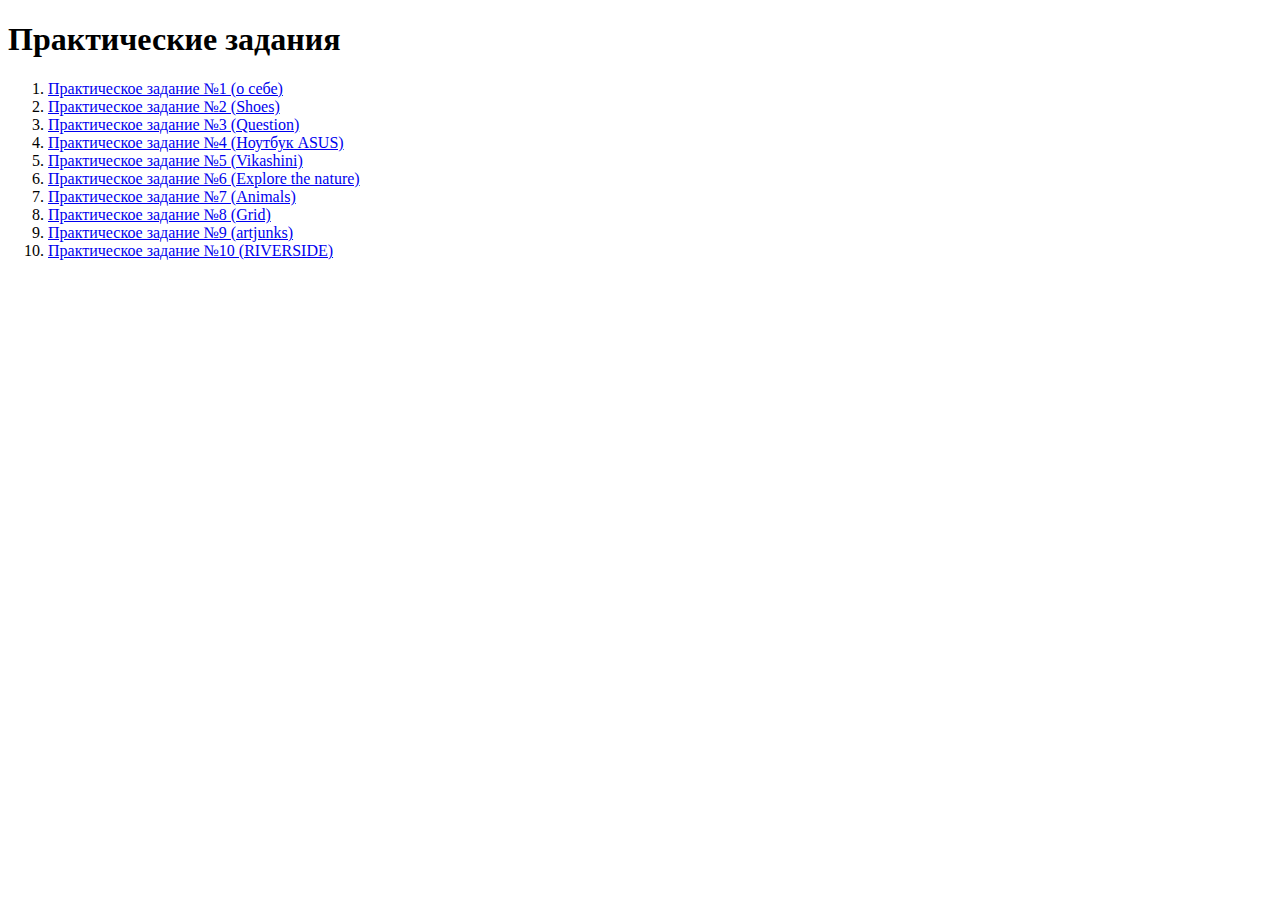
<file: index.html>
<!DOCTYPE html>
<html lang="en">

<head>
    <meta charset="UTF-8">
    <meta name="viewport" content="width=device-width, initial-scale=1.0">
    <title>Document</title>
</head>

<body>
    <!-- 
        h1 - заголовок
        ol - нумерованный список
        li - элемент списка
        a - ссылка
        Ctrl + / - комментарий
    -->
    <h1>Практические задания</h1>
    <ol>
        <li>
            <a href="task1/task1.html">Практическое задание №1 (о себе)</a>
        </li>
        <li>
            <a href="task2/task2.html">Практическое задание №2 (Shoes)</a>
        </li>
        <li>
            <a href="task3/task3.html">Практическое задание №3 (Question)</a>
        </li>
        <li>
            <a href="task4/task4.html">Практическое задание №4 (Ноутбук ASUS)</a>
        </li>
        <li>
            <a href="task5/task5.html">Практическое задание №5 (Vikashini)</a>
        </li>
        <li>
            <a href="task6/task6.html">Практическое задание №6 (Explore the nature)</a>
        </li>
        <li>
            <a href="task7/task7.html">Практическое задание №7 (Animals)</a>
        </li>
        <li>
            <a href="task8/task8.html">Практическое задание №8 (Grid)</a>
        </li>
        <li>
            <a href="task9/task9.html">Практическое задание №9 (artjunks)</a>
        </li>
        <li>
            <a href="task10/task10.html">Практическое задание №10 (RIVERSIDE)</a>
        </li>
    </ol>
</body>

</html>
</file>
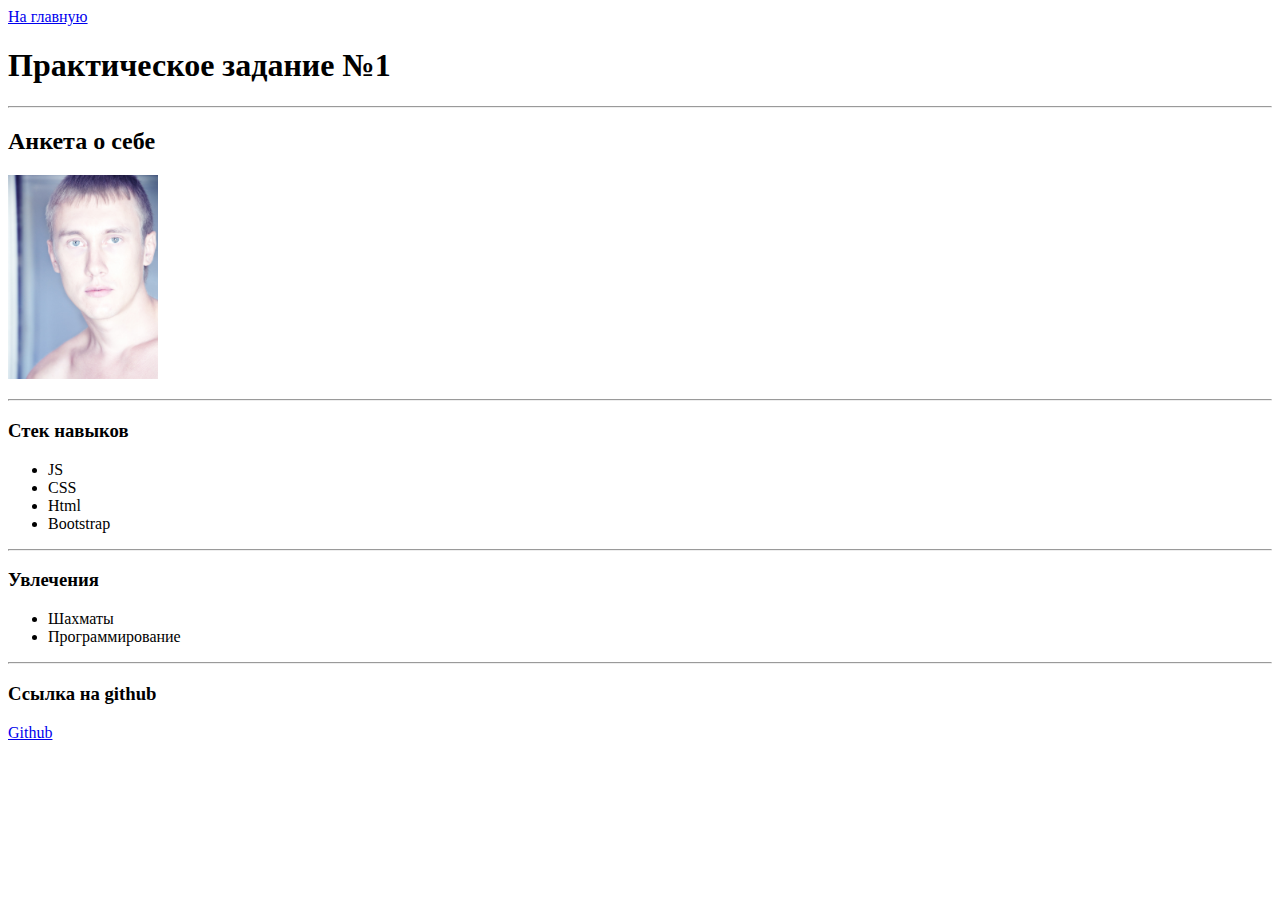
<file: task1/index.html>
<!DOCTYPE html>
<html lang="en">
<head>
    <meta charset="UTF-8">
    <meta name="viewport" content="width=device-width, initial-scale=1.0">
    <title>о себе</title>
    
</head>
<body>
    <a href="../index.html" >На главную</a>
    <h1>Практическое задание №1</h1>
    <hr>
    <h2>Анкета о себе</h2> 
    <img src="img.jpg" alt="img" width="150px">
    <p></p>
    <hr>
    <h3>Стек навыков</h3>
    <ul>
        <li>
            JS
        </li>
        <li>
            CSS
        </li>
        <li>
            Html
        </li>
        <li>
            Bootstrap
        </li>
    </ul>
    <hr>

    <h3>Увлечения</h3>
   <ul>
        <li>
            Шахматы
        </li>
        <li>
            Программирование
        </li>
    </ul>
    <hr>
    <h3>Ссылка на github</h3>
    <a href="https://github.com/kasalava">Github</a>
</body>
</html>
</file>
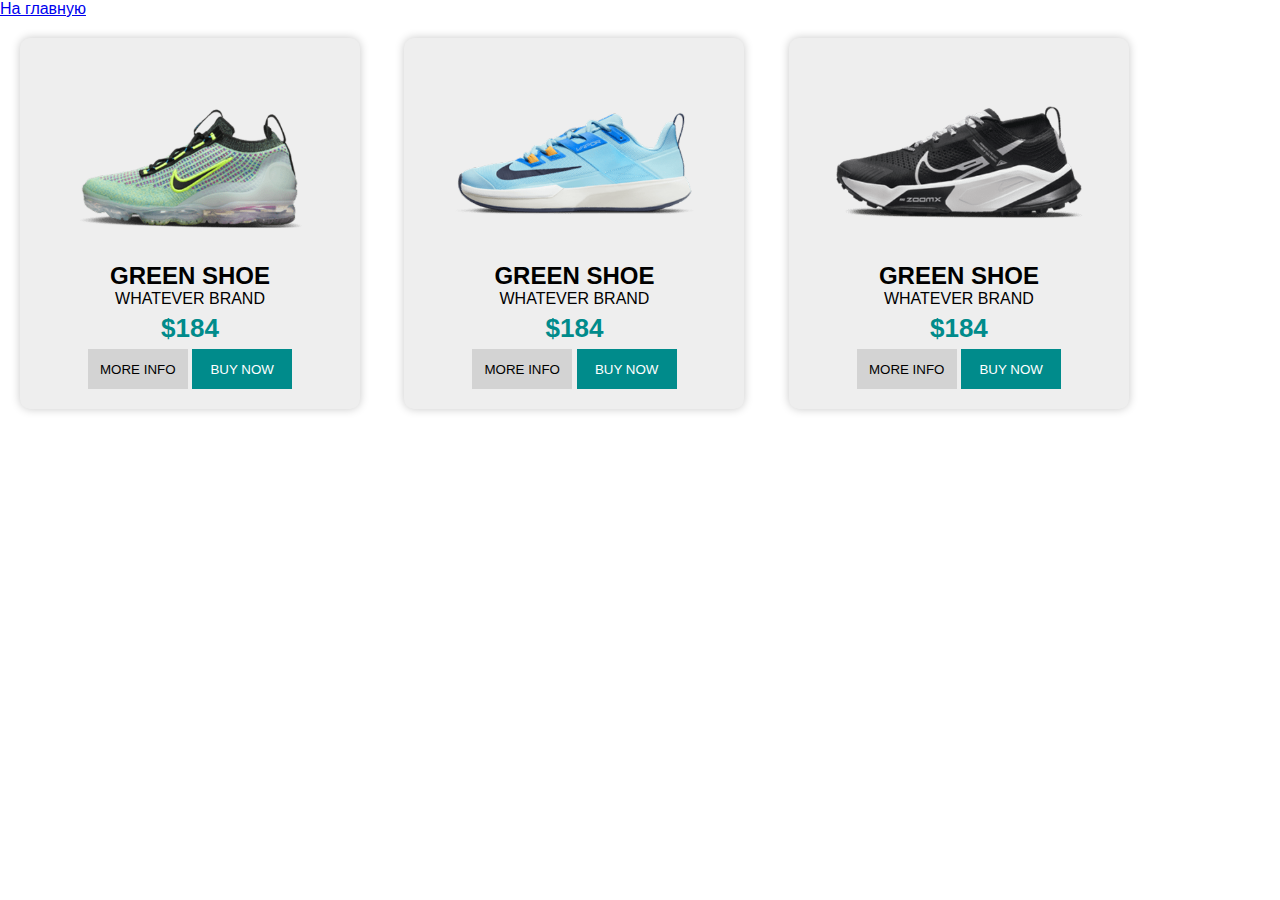
<file: task2/index.html>
<!DOCTYPE html>
<html lang="en">
<head>
    <meta charset="UTF-8">
    <meta name="viewport" content="width=device-width, initial-scale=1.0">
    <title>Document</title>
    <link rel="stylesheet" href="style.css" />
</head>

<body>
    <a href="../index.html" >На главную</a> 
    <div>
        <div class="card">
            <img src="green.png" alt="Зеленые кроссовки">
            <h3>green shoe</h3>
            <p class="brand">whatever brand</p>
            <p class="price">$184</p>
            <button class="button-info">more info</button>
            <button class="button-buy">buy now</button>
        </div>
    
        <div class="card">
            <img src="blue.png" alt="Зеленые кроссовки">
            <h3>green shoe</h3>
            <p class="brand">whatever brand</p>
            <p class="price">$184</p>
            <button class="button-info">more info</button>
            <button class="button-buy">buy now</button>
        </div>
    
        <div class="card">
            <img src="black.png" alt="Зеленые кроссовки">
            <h3>green shoe</h3>
            <p class="brand">whatever brand</p>
            <p class="price">$184</p>
            <button class="button-info">more info</button>
            <button class="button-buy">buy now</button>
        </div>
    </div>
    
</body>
</html>

</body>
</html>
</file>
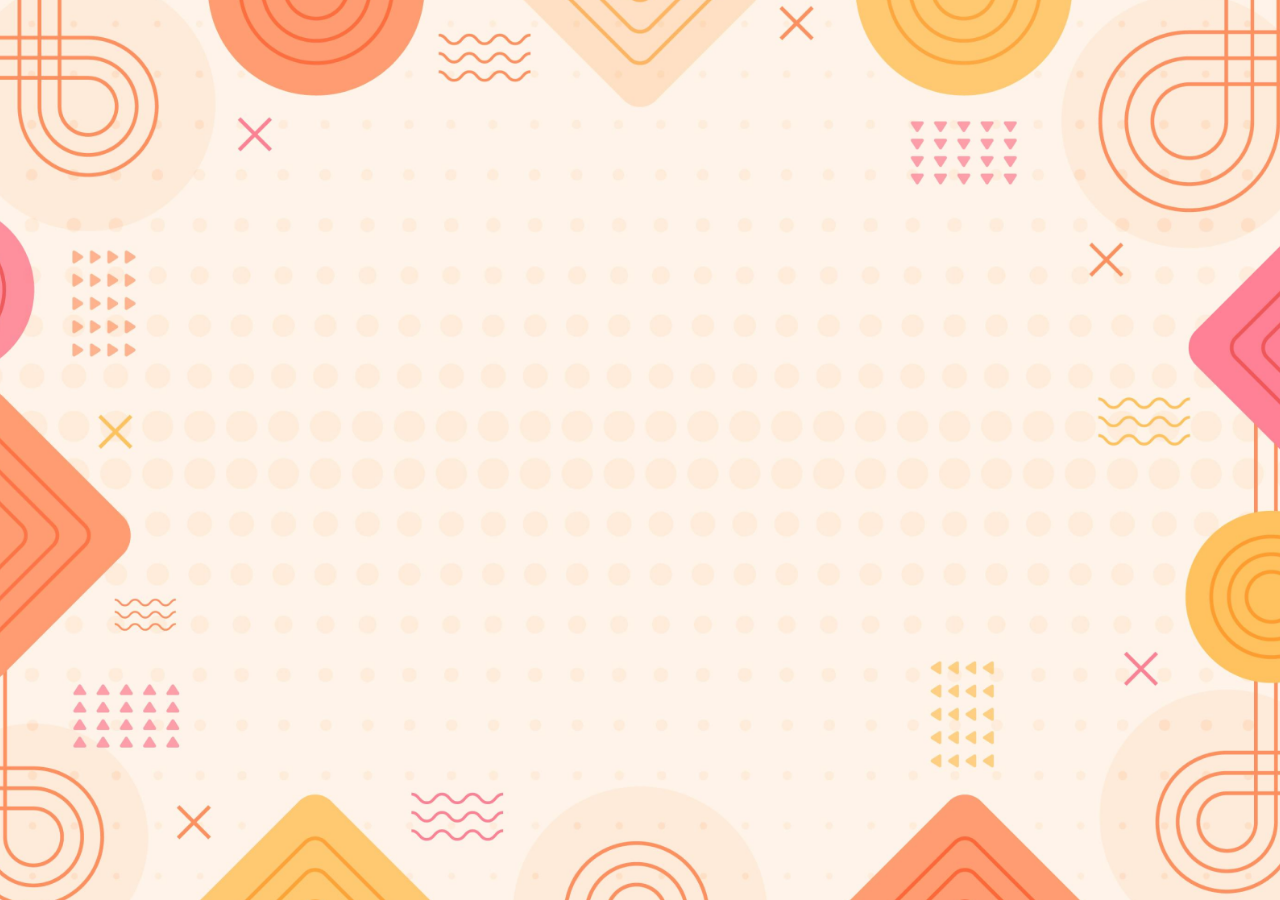
<file: task3/index.html>
<!DOCTYPE html>
<html lang="en">
<head>
    <meta charset="UTF-8">
    <meta name="viewport" content="width=device-width, initial-scale=1.0">
    <title>Document</title>
    <link rel="stylesheet" href="style.css">
</head>
<body>
    
    
</body>
</html>
</file>
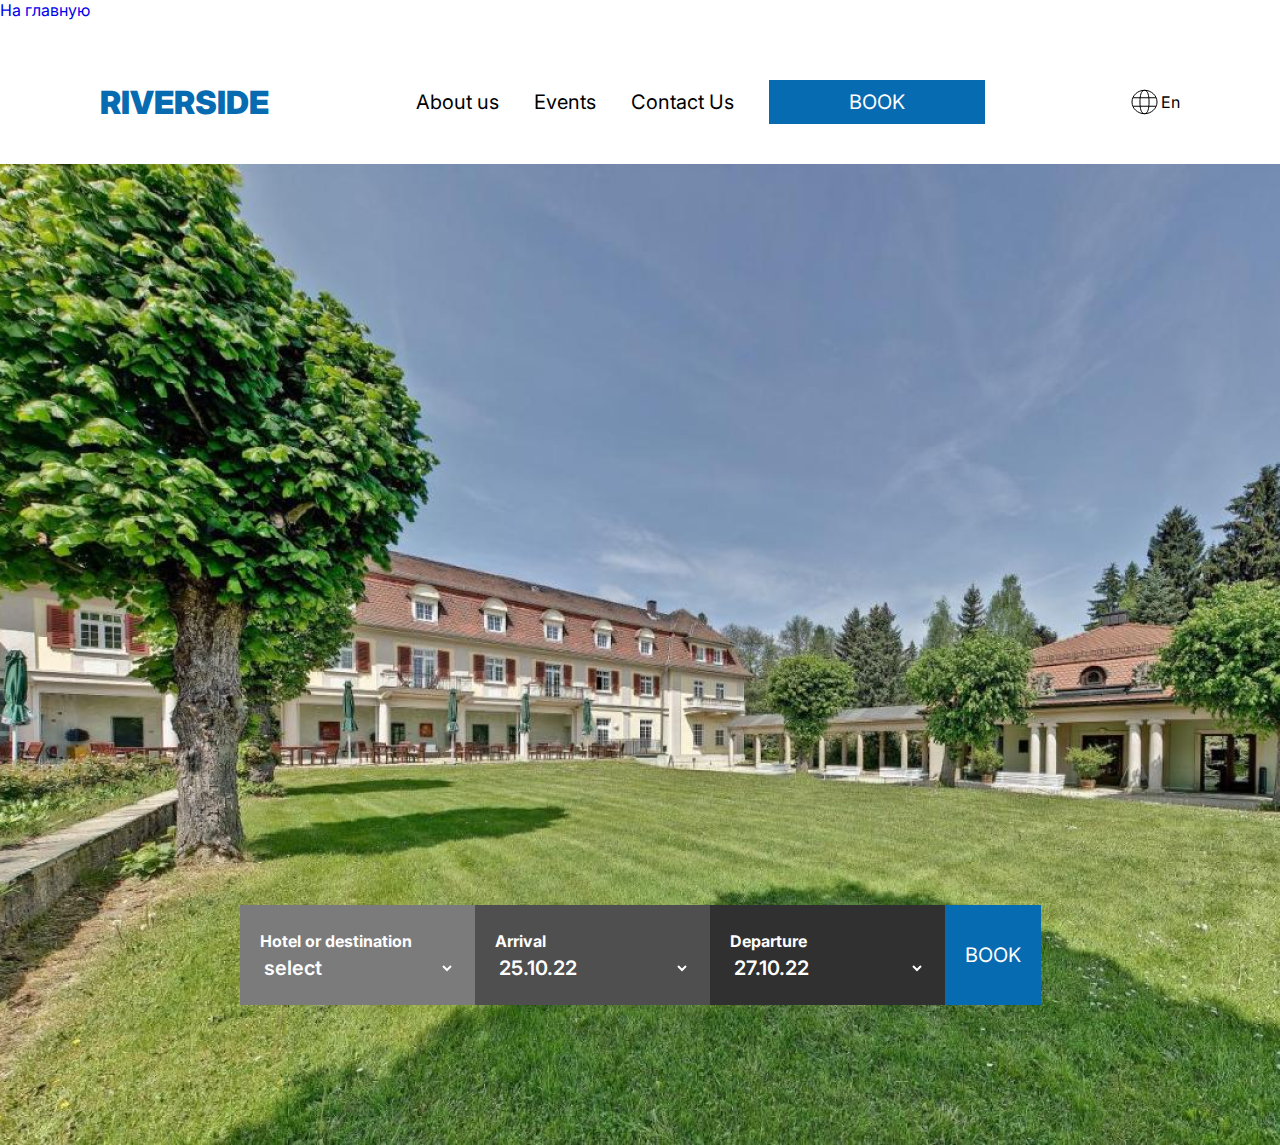
<file: task10/task10.html>
<!DOCTYPE html>
<html lang="en">
  <head>
    <meta charset="UTF-8" />
    <meta name="viewport" content="width=device-width, initial-scale=1.0" />
    <title>RIVERSIDE</title>
    <link rel="stylesheet" href="style.css" />
    <link rel="preconnect" href="https://fonts.googleapis.com">
    <link rel="preconnect" href="https://fonts.googleapis.com">
<link rel="preconnect" href="https://fonts.gstatic.com" crossorigin>
<link href="https://fonts.googleapis.com/css2?family=Inter:ital,opsz,wght@0,14..32,100..900;1,14..32,100..900&family=Lora:ital,wght@0,400..700;1,400..700&display=swap" rel="stylesheet">
    
  
  <body>
      <a class="back-to-main" href="../index.html">На главную</a>
  <header>
        <button class="burger-btn">
          <img src="icons/burger-menu.svg" alt="">
        </button>
    <a href="task10.html" class="logo">RIVERSIDE</a>
    
    <nav>
      <a href="#">About us</a>
      <a href="#">Events</a>
      <a href="#">Contact Us</a>
      <button>book</button>
    </nav>

      <div class="lang">
        <img src="icons/lang.svg" alt="logo">
        <span>En</span>
      </div>
          
  </header>
  <main>
<section class="hero">

  <div class="hero-choose">
    <h4>      Hotel or destination    </h4>
    <select name="" id="">
      <option value="">select</option>
    </select>
  </div>

  <div class="hero-choose">
    <h4>      Arrival    </h4>
    <select name="" id="">
      <option value="">25.10.22</option>
    </select>
  </div>

  <div class="hero-choose">
    <h4>      Departure    </h4>
    <select name="" id="">
      <option value="">27.10.22</option>
    </select>
  </div>
<button>Book</button>
</section>
  </main>


  </body>
</html>
</file>
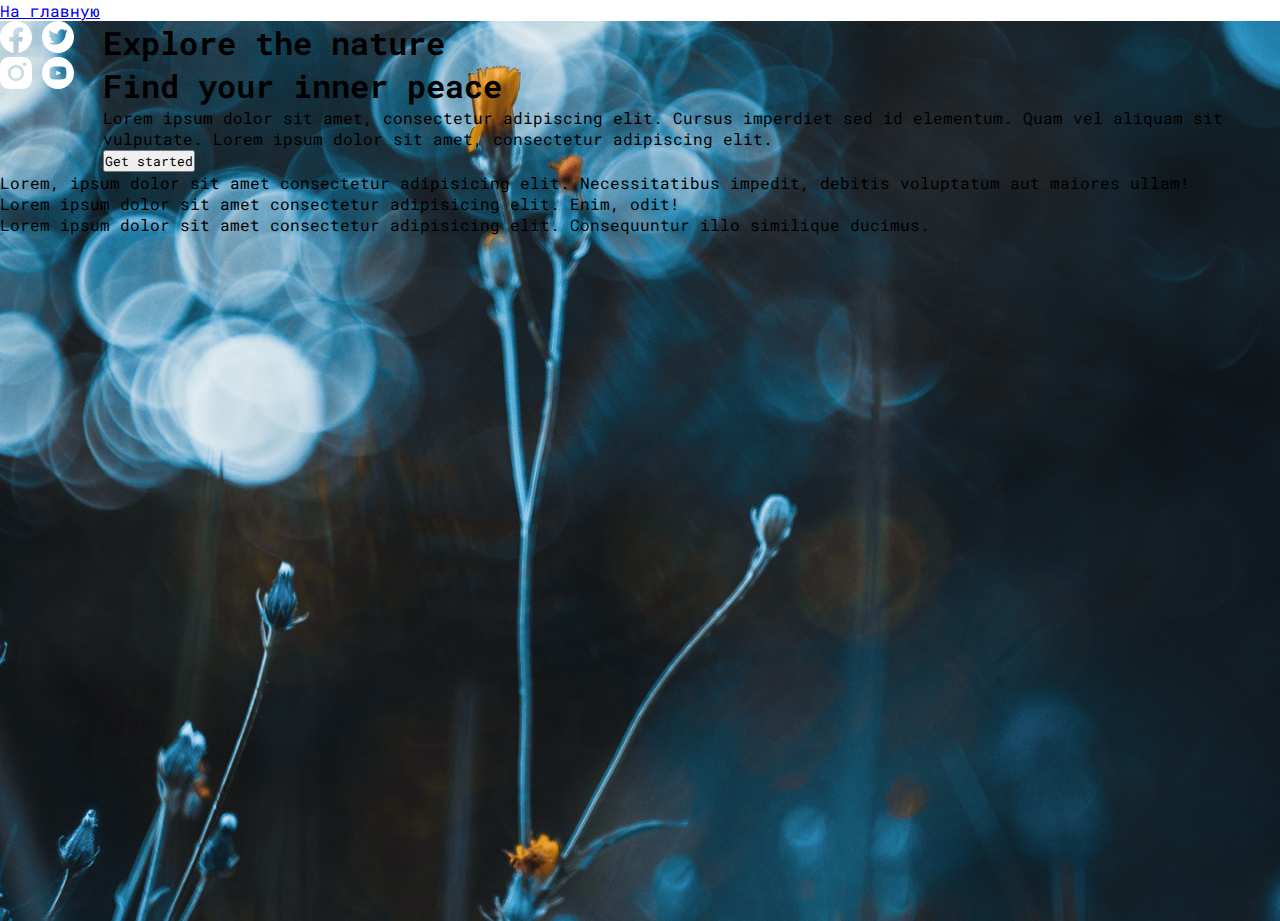
<file: task6/task6.html>
<!DOCTYPE html>
<html lang="en">
  <head>
    <meta charset="UTF-8" />
    <meta name="viewport" content="width=device-width, initial-scale=1.0" />
    <title>Task 6</title>
    <link rel="stylesheet" href="style.css" />
    <link rel="preconnect" href="https://fonts.googleapis.com" />
    <link rel="preconnect" href="https://fonts.gstatic.com" crossorigin />
    <link
      href="https://fonts.googleapis.com/css2?family=Quicksand:wght@300..700&family=Roboto+Mono:ital,wght@0,100..700;1,100..700&family=Roboto:ital,wght@0,100..900;1,100..900&display=swap"
      rel="stylesheet"
    />
  </head>

  <body>
    <a class="back-to-main" href="../index.html">На главную</a>
    <div class="hero">
      <div class="hero-body">
        <div class="social-media">
          <a href="#"><img src="icons/social-1.svg" alt="" /></a>
          <a href="#"><img src="icons/social-2.svg" alt="" /></a>
          <a href="#"><img src="icons/social-3.svg" alt="" /></a>
          <a href="#"><img src="icons/social-4.svg" alt="" /></a>
        </div>
        <div class="hero-cta">
          <h1>
            Explore the nature <br />
            Find your inner peace
          </h1>
          <p>
            Lorem ipsum dolor sit amet, consectetur adipiscing elit. Cursus
            imperdiet sed id elementum. Quam vel aliquam sit vulputate. Lorem
            ipsum dolor sit amet, consectetur adipiscing elit.
          </p>
          <button>Get started</button>
        </div>
      </div>

      <div class="hero-additional">
        <p>
          Lorem, ipsum dolor sit amet consectetur adipisicing elit.
          Necessitatibus impedit, debitis voluptatum aut maiores ullam!
        </p>
        <p>
          Lorem ipsum dolor sit amet consectetur adipisicing elit. Enim, odit!
        </p>
        <p>
          Lorem ipsum dolor sit amet consectetur adipisicing elit. Consequuntur
          illo similique ducimus.
        </p>
      </div>
    </div>
  </body>
</html>
</file>
<file: task2/style.css>
*{
    font-family: arial;
    margin: 0;
    padding: 0;
}

.card{
display: inline-block;

width: 300px;
background-color: rgb(238, 238, 238);
text-align: center;
margin: 20px;
padding: 20px;
border-radius: 10px;
box-shadow: 0px 0px 10px rgba(0,0,0, 0.219);
text-transform: uppercase;
}

img{
    width: 100%;
    height: 200px;
    object-fit: contain;

}

h3{
    font-size: 24px;
}

.price{
    margin-top: 5px;
    margin-bottom: 5px;
    font-size: 26px;
    font-weight: bold;
    color:darkcyan
}

button{
    width: 100px;
    height: 40px;
    border: none;
    text-transform: uppercase;
}

.button-info{
background-color: lightgrey;
color:black
}

.button-buy{
    background-color: darkcyan;
    color: white;
}
</file>
<file: task3/style.css>
*{
    margin: 0;
    padding: 0;
    font-family: Quicksand;
    box-sizing: border-box;
}

body{
    background: url(bg.png);
    background-size: cover;
    background-position: center;
    height: 100vh;

}
</file>
<file: task10/style.css>
* {
  margin: 0;
  padding: 0;
  font-family: "Inter", sans-serif;
  box-sizing: border-box;
}

header {
  max-width: 1500px;
  margin: 0 auto;
  padding: 60px 100px 40px;
  display: flex;
  align-items: center;
  justify-content: space-between;
}

a {
  text-decoration: none;
}

.logo {
  text-transform: uppercase;
  font-size: 32px;
  font-weight: 900;
  color: #076bb2;
}

nav {
  display: flex;
  align-items: center;
  gap: 35px;
}

nav a {
  color: black;
  font-size: 20px;
}

button {
  background: #076bb2;
  color: white;
  border: none;
  text-transform: uppercase;
  padding: 10px 80px;
  font-size: 20px;
  cursor: pointer;
}
.lang {
  display: flex;
  align-items: center;
  gap: 3px;
}

.burger-btn {
  background: transparent;
  padding: 0;
  display: none;
}

.hero {
  height: 981px;
  background: url(img/hero.png) center/cover;
  display: flex;
  align-items: end;
  justify-content: center;
  padding-bottom: 140px;
}

.hero-choose {
  padding: 24px 20px;
  width: 235px;
  height: 100px;
  color: white;
  display: flex;
  flex-direction: column;
  justify-content: center;
}

.hero-choose:nth-child(1) {
  background: #7b7b7b;
}

.hero-choose:nth-child(2) {
  background: #504f4f;
}

.hero-choose:nth-child(3) {
  background: #303030;
}

.hero-choose h4 {
  line-height: 160%;
}

.hero-choose select{
  background:transparent;
  border: none;
  color: white;
  font-size: 20px;
  font-weight: 600;
}

.hero button{
  height: 100px;
  padding: 20px;
}

.about-us{
  margin: 100px auto;
  max-width: 1080px;
  padding: 0px 30px;
  line-height: 150%;
  text-align: center;
}
h2{
  font-size: 64px;
  color: #888;
  font-family: "Lora", serif;
  font-weight: 700;
  line-height: 150%;
  text-align: center;
}
.about-us p{
  padding: 30px 0px;
}

@media screen and (max-width: 992px) {
  .burger-btn {
    display: block;
  }
  nav {
    display: none;
  }
}

@media screen and (max-width: 768px) {
  .hero{
  flex-direction: column;
  align-items: center;
  justify-content: end;
}
.hero button, .hero-choose {
width: max(70%, 300px);
}
}

@media screen and (max-width: 768px) {
  header{
    padding: 30px;
  }
  .logo{
    font-size: 20px;
  }
  .about-us h2{
    font-size: 20px;
  }
  .about-us p{
    font-size: 14px;
    margin: 14px 0px;
    color:#303030;

  }
}
</file>
<file: task6/style.css>
* {
  margin: 0;
  padding: 0;
  font-family: "roboto mono";
  box-sizing: border-box;

}

.hero{
background: url(bg.png) center/cover;
height: 100vh;
}
.hero-body{
  display: flex;
  justify-content: space-between;
}
</file>
